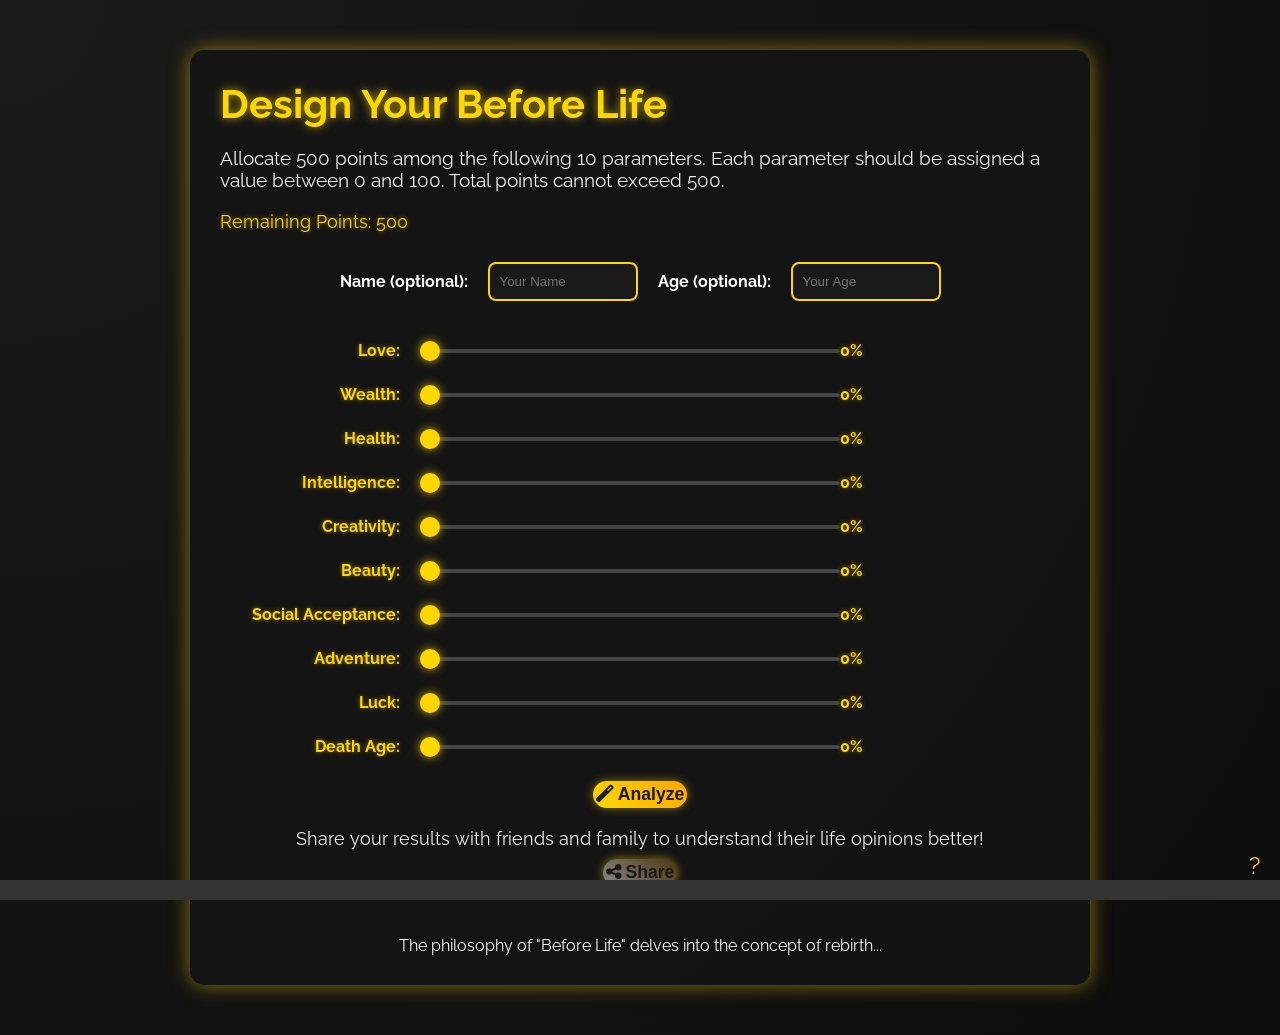
<file: index.html>
<!DOCTYPE html>
<html lang="en">
<head>
  <meta charset="UTF-8">
  <meta name="viewport" content="width=device-width, initial-scale=1">
  <title>Before Life Philosophy</title>
  <link rel="stylesheet" href="styles.css">
  <!-- Google Fonts for Enhanced Typography -->
  <link href="https://fonts.googleapis.com/css2?family=Raleway:wght@400;700&display=swap" rel="stylesheet">
  <!-- Font Awesome for Icons -->
  <link rel="stylesheet" href="https://cdnjs.cloudflare.com/ajax/libs/font-awesome/6.4.0/css/all.min.css">
</head>
<body>
  <div class="container">
    <h1>Design Your Before Life</h1>
    <div class="instructions">
      <p>Allocate 500 points among the following 10 parameters. Each parameter should be assigned a value between 0 and 100. Total points cannot exceed 500.</p>
    </div>
    
    <!-- Remaining Points Display -->
    <div class="remaining-points">
      Remaining Points: <span id="remainingPoints">500</span>
    </div>
    
    <!-- Optional Information -->
    <div class="optional-info">
      <label for="name">Name (optional):</label>
      <input type="text" id="name" name="name" placeholder="Your Name">
      <label for="age">Age (optional):</label>
      <input type="number" id="age" name="age" placeholder="Your Age" min="0">
    </div>
  
    <!-- Main Form -->
    <form id="lifeParameters">
      <!-- Parameters Sliders -->
      <div class="parameter">
        <label for="love">Love:</label>
        <input type="range" id="love" name="love" min="0" max="100" value="0" aria-label="Love Slider">
        <span id="loveValue">0%</span>
      </div>
      <div class="parameter">
        <label for="wealth">Wealth:</label>
        <input type="range" id="wealth" name="wealth" min="0" max="100" value="0" aria-label="Wealth Slider">
        <span id="wealthValue">0%</span>
      </div>
      <div class="parameter">
        <label for="health">Health:</label>
        <input type="range" id="health" name="health" min="0" max="100" value="0" aria-label="Health Slider">
        <span id="healthValue">0%</span>
      </div>
      <div class="parameter">
        <label for="intelligence">Intelligence:</label>
        <input type="range" id="intelligence" name="intelligence" min="0" max="100" value="0" aria-label="Intelligence Slider">
        <span id="intelligenceValue">0%</span>
      </div>
      <div class="parameter">
        <label for="creativity">Creativity:</label>
        <input type="range" id="creativity" name="creativity" min="0" max="100" value="0" aria-label="Creativity Slider">
        <span id="creativityValue">0%</span>
      </div>
      <div class="parameter">
        <label for="beauty">Beauty:</label>
        <input type="range" id="beauty" name="beauty" min="0" max="100" value="0" aria-label="Beauty Slider">
        <span id="beautyValue">0%</span>
      </div>
      <div class="parameter">
        <label for="social">Social Acceptance:</label>
        <input type="range" id="social" name="social" min="0" max="100" value="0" aria-label="Social Acceptance Slider">
        <span id="socialValue">0%</span>
      </div>
      <div class="parameter">
        <label for="adventure">Adventure:</label>
        <input type="range" id="adventure" name="adventure" min="0" max="100" value="0" aria-label="Adventure Slider">
        <span id="adventureValue">0%</span>
      </div>
      <div class="parameter">
        <label for="luck">Luck:</label>
        <input type="range" id="luck" name="luck" min="0" max="100" value="0" aria-label="Luck Slider">
        <span id="luckValue">0%</span>
      </div>
      <div class="parameter">
        <label for="deathAge">Death Age:</label>
        <input type="range" id="deathAge" name="deathAge" min="0" max="100" value="0" aria-label="Death Age Slider">
        <span id="deathAgeValue">0%</span>
      </div>
      
      <!-- Action Buttons -->
      <div class="buttons">
        <button type="button" id="analyzeButton"><i class="fas fa-magic"></i> Analyze</button>
      </div>

    <!-- Analysis Summary -->
    <div id="analysisSummary" style="display: none;">
      <h2>Analysis Summary</h2>
      <div id="summaryContent"></div>

      
      <div id="submitSection" style="display: none; margin-top: 40px;">
        <p>For a more in-depth personal analysis, submit your responses:</p>
        <button type="submit">Submit</button>
      </div>

    </form>
    

      

      
      <!-- External Link -->
      <div class="external-link">
        <p>Learn more about <a href="about.html" target="_blank">Before Life Philosophy</a>.</p>
      </div>
    </div>


    <!-- Submit Section -->


            <!-- Share Prompt -->
            <div class="share-section">
              <p>Share your results with friends and family to understand their life opinions better!</p>
              <button id="shareButton"><i class="fas fa-share-alt"></i> Share</button>
            </div>  
            
    
    <p class="footer"><center>The philosophy of "Before Life" delves into the concept of rebirth...</center></p>
    
    <!-- Progress Bar -->
    <div class="progress-bar-container">
      <div class="progress-bar"></div>
    </div>
    
    <!-- Informational Message Box -->
    <div id="infoMessage" class="info-message" style="display: none;">
      <p id="infoText"></p>
      <button id="closeInfoButton"><i class="fas fa-times"></i></button>
    </div>
    
    <div id="questionMark" style="position: fixed; bottom: 20px; right: 20px; cursor: pointer; color: #FFD700; font-size: 24px;">
      &#63; <!-- HTML Entity for Question Mark -->
  </div>
  
    <script src="script.js"></script>
  </div>
</body>
</html>
</file>
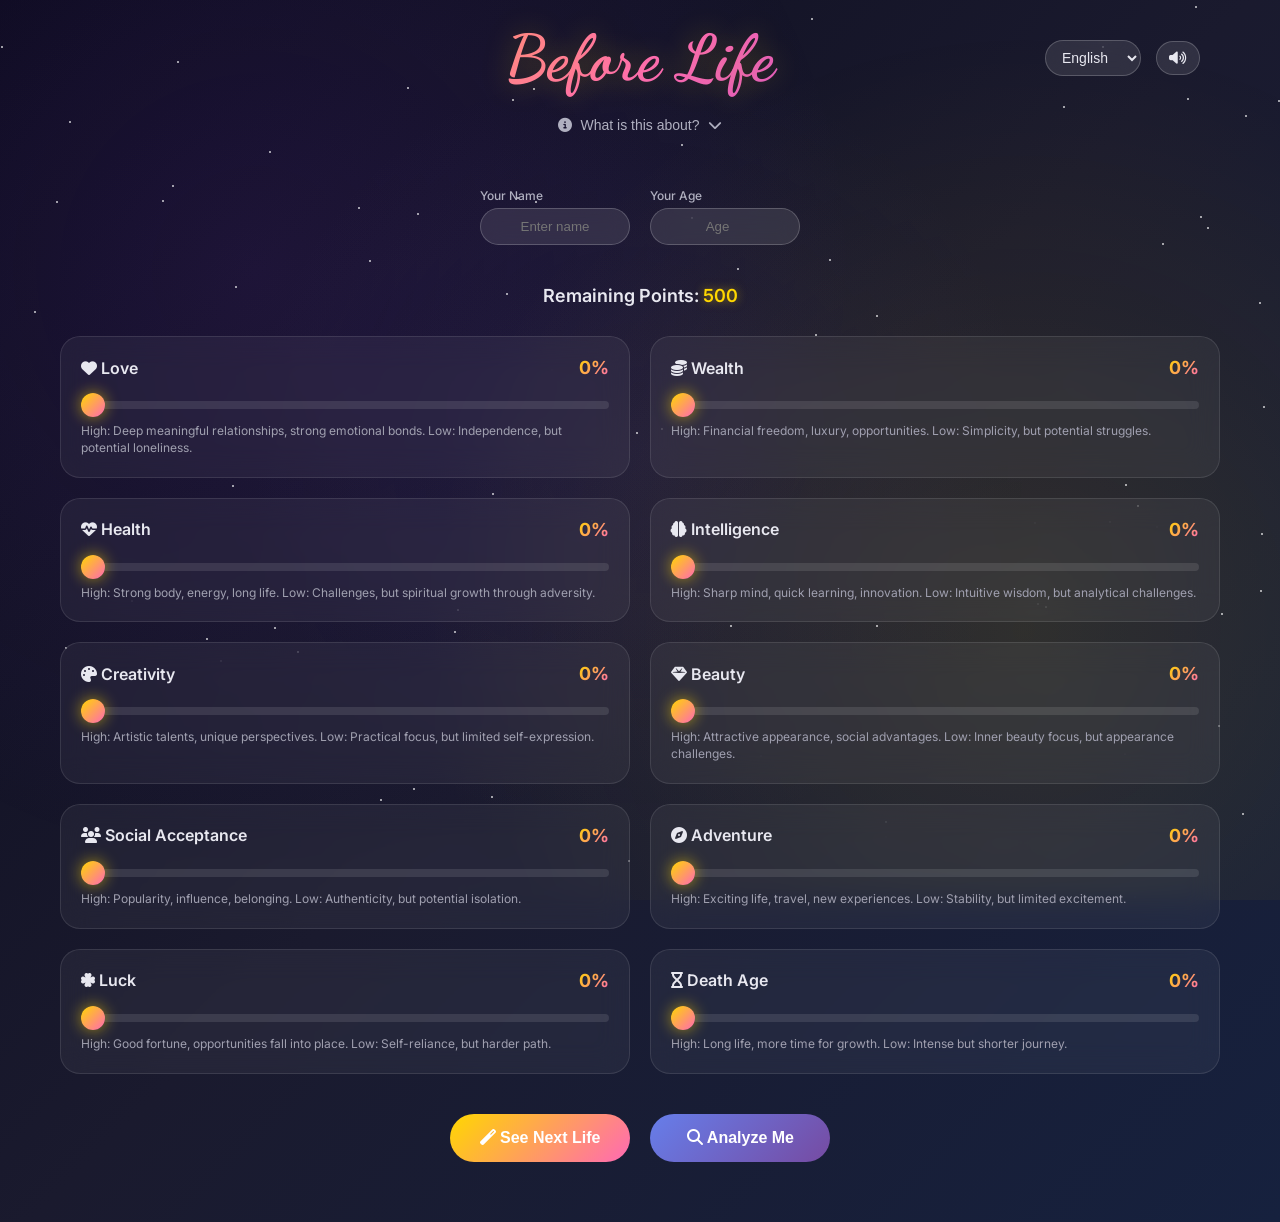
<file: blphy.html>
<!DOCTYPE html>
<html lang="en">
<head>
    <meta charset="UTF-8">
    <meta name="viewport" content="width=device-width, initial-scale=1.0">
    <title>Before Life - Design Your Next Life</title>
    <link href="https://fonts.googleapis.com/css2?family=Playfair+Display:wght@400;700&family=Inter:wght@300;400;500;600&family=Dancing+Script:wght@700&display=swap" rel="stylesheet">
    <link rel="stylesheet" href="https://cdnjs.cloudflare.com/ajax/libs/font-awesome/6.4.0/css/all.min.css">
    <style>
        * {
            margin: 0;
            padding: 0;
            box-sizing: border-box;
        }

        body {
            font-family: 'Inter', sans-serif;
            background: linear-gradient(135deg, #0c0c1e 0%, #1a1a2e 50%, #16213e 100%);
            min-height: 100vh;
            color: #e8e8f0;
            overflow-x: hidden;
            position: relative;
        }

        body::before {
            content: '';
            position: fixed;
            top: 0;
            left: 0;
            right: 0;
            bottom: 0;
            background: radial-gradient(circle at 20% 30%, rgba(138, 43, 226, 0.1) 0%, transparent 50%),
                        radial-gradient(circle at 80% 70%, rgba(255, 215, 0, 0.1) 0%, transparent 50%),
                        radial-gradient(circle at 50% 50%, rgba(72, 61, 139, 0.1) 0%, transparent 50%);
            pointer-events: none;
            z-index: -1;
        }

        .stars {
            position: fixed;
            top: 0;
            left: 0;
            width: 100%;
            height: 100%;
            pointer-events: none;
            z-index: -1;
        }

        .star {
            position: absolute;
            width: 2px;
            height: 2px;
            background: #fff;
            border-radius: 50%;
            opacity: 0.8;
            animation: twinkle 3s infinite alternate;
        }

        @keyframes twinkle {
            0% { opacity: 0.3; transform: scale(0.8); }
            100% { opacity: 1; transform: scale(1.2); }
        }

        .container {
            max-width: 1200px;
            margin: 0 auto;
            padding: 20px;
            position: relative;
            z-index: 1;
        }

        .header {
            text-align: center;
            margin-bottom: 40px;
            position: relative;
        }

        .controls {
            position: absolute;
            top: 20px;
            right: 20px;
            display: flex;
            gap: 15px;
            align-items: center;
        }

        .control-btn {
            background: rgba(255, 255, 255, 0.1);
            border: 1px solid rgba(255, 255, 255, 0.2);
            color: #e8e8f0;
            padding: 8px 12px;
            border-radius: 20px;
            cursor: pointer;
            backdrop-filter: blur(10px);
            transition: all 0.3s ease;
            font-size: 14px;
        }

        .control-btn:hover {
            background: rgba(255, 255, 255, 0.2);
            transform: translateY(-2px);
        }

        .control-btn.active {
            background: rgba(255, 215, 0, 0.3);
            border-color: #ffd700;
        }

        .title {
            font-family: 'Dancing Script', cursive;
            font-size: clamp(2.5rem, 5vw, 4rem);
            background: linear-gradient(135deg, #ffd700 0%, #ff69b4 50%, #8a2be2 100%);
            -webkit-background-clip: text;
            -webkit-text-fill-color: transparent;
            background-clip: text;
            margin-bottom: 20px;
            text-shadow: 0 0 30px rgba(255, 215, 0, 0.3);
        }

        .intro {
            position: relative;
            margin-bottom: 30px;
        }

        .intro-toggle {
            background: none;
            border: none;
            color: #b0b0c0;
            cursor: pointer;
            font-size: 14px;
            display: flex;
            align-items: center;
            gap: 8px;
            margin: 0 auto;
            transition: color 0.3s ease;
        }

        .intro-toggle:hover {
            color: #ffd700;
        }

        .intro-content {
            max-height: 0;
            overflow: hidden;
            transition: max-height 0.3s ease;
            margin-top: 15px;
        }

        .intro-content.show {
            max-height: 200px;
        }

        .intro-text {
            font-family: 'Playfair Display', serif;
            font-size: 16px;
            line-height: 1.6;
            color: #c0c0d0;
            text-align: center;
            max-width: 800px;
            margin: 0 auto;
            padding: 20px;
            background: rgba(255, 255, 255, 0.05);
            border-radius: 15px;
            backdrop-filter: blur(10px);
        }

        .user-info {
            display: flex;
            justify-content: center;
            gap: 20px;
            margin-bottom: 40px;
            flex-wrap: wrap;
        }

        .info-group {
            display: flex;
            flex-direction: column;
            gap: 5px;
        }

        .info-group label {
            font-size: 12px;
            color: #b0b0c0;
            font-weight: 500;
        }

        .info-group input {
            background: rgba(255, 255, 255, 0.1);
            border: 1px solid rgba(255, 255, 255, 0.2);
            color: #e8e8f0;
            padding: 10px 15px;
            border-radius: 25px;
            backdrop-filter: blur(10px);
            transition: all 0.3s ease;
            width: 150px;
            text-align: center;
        }

        .info-group input:focus {
            outline: none;
            border-color: #ffd700;
            box-shadow: 0 0 20px rgba(255, 215, 0, 0.3);
        }

        .points-display {
            text-align: center;
            margin-bottom: 30px;
            font-size: 18px;
            font-weight: 600;
        }

        .remaining-points {
            color: #ffd700;
            text-shadow: 0 0 10px rgba(255, 215, 0, 0.5);
        }

        .parameters-grid {
            display: grid;
            grid-template-columns: repeat(auto-fit, minmax(400px, 1fr));
            gap: 20px;
            margin-bottom: 40px;
        }

        .parameter {
            background: rgba(255, 255, 255, 0.05);
            border: 1px solid rgba(255, 255, 255, 0.1);
            border-radius: 20px;
            padding: 20px;
            backdrop-filter: blur(15px);
            transition: all 0.3s ease;
            position: relative;
            overflow: hidden;
        }

        .parameter::before {
            content: '';
            position: absolute;
            top: 0;
            left: 0;
            right: 0;
            height: 2px;
            background: linear-gradient(90deg, transparent, #ffd700, transparent);
            opacity: 0;
            transition: opacity 0.3s ease;
        }

        .parameter:hover::before {
            opacity: 1;
        }

        .parameter:hover {
            transform: translateY(-5px);
            box-shadow: 0 10px 30px rgba(255, 215, 0, 0.2);
        }

        .param-header {
            display: flex;
            justify-content: space-between;
            align-items: center;
            margin-bottom: 15px;
        }

        .param-label {
            font-weight: 600;
            font-size: 16px;
            color: #e8e8f0;
        }

        .param-value {
            background: linear-gradient(135deg, #ffd700, #ff69b4);
            -webkit-background-clip: text;
            -webkit-text-fill-color: transparent;
            background-clip: text;
            font-weight: 700;
            font-size: 18px;
        }

        .param-slider {
            position: relative;
            margin-bottom: 10px;
        }

        .slider {
            -webkit-appearance: none;
            width: 100%;
            height: 8px;
            border-radius: 10px;
            background: rgba(255, 255, 255, 0.1);
            outline: none;
            position: relative;
        }

        .slider::-webkit-slider-thumb {
            -webkit-appearance: none;
            appearance: none;
            width: 24px;
            height: 24px;
            border-radius: 50%;
            background: linear-gradient(135deg, #ffd700, #ff69b4);
            cursor: pointer;
            box-shadow: 0 0 15px rgba(255, 215, 0, 0.6);
            transition: all 0.3s ease;
        }

        .slider::-webkit-slider-thumb:hover {
            transform: scale(1.2);
            box-shadow: 0 0 25px rgba(255, 215, 0, 0.8);
        }

        .param-info {
            font-size: 12px;
            color: #a0a0b0;
            line-height: 1.4;
        }

        .action-buttons {
            display: flex;
            justify-content: center;
            gap: 20px;
            margin-bottom: 40px;
            flex-wrap: wrap;
        }

        .action-btn {
            background: linear-gradient(135deg, #667eea 0%, #764ba2 100%);
            border: none;
            color: white;
            padding: 15px 30px;
            border-radius: 50px;
            font-size: 16px;
            font-weight: 600;
            cursor: pointer;
            transition: all 0.3s ease;
            position: relative;
            overflow: hidden;
            min-width: 180px;
        }

        .action-btn::before {
            content: '';
            position: absolute;
            top: 0;
            left: -100%;
            width: 100%;
            height: 100%;
            background: linear-gradient(90deg, transparent, rgba(255, 255, 255, 0.3), transparent);
            transition: left 0.5s ease;
        }

        .action-btn:hover::before {
            left: 100%;
        }

        .action-btn:hover {
            transform: translateY(-3px);
            box-shadow: 0 10px 30px rgba(102, 126, 234, 0.4);
        }

        .action-btn.primary {
            background: linear-gradient(135deg, #ffd700 0%, #ff69b4 100%);
        }

        .action-btn.primary:hover {
            box-shadow: 0 10px 30px rgba(255, 215, 0, 0.4);
        }

        .results-container {
            display: none;
            margin-top: 40px;
        }

        .results-header {
            display: flex;
            justify-content: space-between;
            align-items: center;
            margin-bottom: 20px;
        }

        .results-title {
            font-family: 'Playfair Display', serif;
            font-size: 28px;
            color: #ffd700;
        }

        .audio-controls {
            display: flex;
            gap: 10px;
            align-items: center;
        }

        .audio-btn, .fullscreen-btn {
            background: rgba(255, 255, 255, 0.1);
            border: 1px solid rgba(255, 255, 255, 0.2);
            color: #e8e8f0;
            padding: 8px;
            border-radius: 50%;
            cursor: pointer;
            backdrop-filter: blur(10px);
            transition: all 0.3s ease;
            width: 35px;
            height: 35px;
            display: flex;
            align-items: center;
            justify-content: center;
        }

        .audio-btn:hover, .fullscreen-btn:hover {
            background: rgba(255, 255, 255, 0.2);
            transform: scale(1.1);
        }

        .story-slides {
            background: rgba(255, 255, 255, 0.05);
            border: 1px solid rgba(255, 255, 255, 0.1);
            border-radius: 20px;
            backdrop-filter: blur(15px);
            margin-bottom: 20px;
            position: relative;
            min-height: 500px;
            overflow: hidden;
        }

        .slides-container {
            position: relative;
            width: 100%;
            height: 100%;
            min-height: 500px;
        }

        .slide {
            position: absolute;
            top: 0;
            left: 0;
            width: 100%;
            height: 100%;
            padding: 40px;
            display: flex;
            flex-direction: column;
            justify-content: center;
            align-items: center;
            text-align: center;
            opacity: 0;
            transform: translateX(100%);
            transition: all 0.5s ease-in-out;
            min-height: 500px;
        }

        .slide.active {
            opacity: 1;
            transform: translateX(0);
        }

        .slide.prev {
            transform: translateX(-100%);
            opacity: 0;
        }

        .slide-number {
            position: absolute;
            top: 20px;
            right: 20px;
            font-size: 12px;
            color: #b0b0c0;
            background: rgba(255, 255, 255, 0.1);
            padding: 5px 10px;
            border-radius: 15px;
            backdrop-filter: blur(10px);
        }

        .slide h3 {
            color: #ffd700;
            margin-bottom: 30px;
            font-family: 'Playfair Display', serif;
            font-size: clamp(24px, 4vw, 32px);
        }

        .slide-content {
            font-family: 'Inter', sans-serif;
            font-size: clamp(16px, 2.5vw, 20px);
            line-height: 1.8;
            color: #e8e8f0;
            max-width: 800px;
        }

        .slide-content b {
            color: #ffd700;
            font-weight: 700;
        }

        .slide-content .golden {
            color: #ffd700;
            font-weight: 600;
        }

        .slide-content .pink {
            color: #ff69b4;
            font-weight: 600;
        }

        .navigation {
            display: flex;
            justify-content: center;
            gap: 20px;
            align-items: center;
            margin-top: 20px;
            padding: 20px;
        }

        .nav-btn {
            background: rgba(255, 255, 255, 0.1);
            border: 1px solid rgba(255, 255, 255, 0.2);
            color: #e8e8f0;
            padding: 12px 24px;
            border-radius: 25px;
            cursor: pointer;
            backdrop-filter: blur(10px);
            transition: all 0.3s ease;
            font-size: 14px;
            font-weight: 500;
        }

        .nav-btn:hover:not(:disabled) {
            background: rgba(255, 255, 255, 0.2);
            transform: translateY(-2px);
            box-shadow: 0 5px 15px rgba(255, 215, 0, 0.3);
        }

        .nav-btn:disabled {
            opacity: 0.5;
            cursor: not-allowed;
        }

        .progress-bar {
            width: 100%;
            height: 4px;
            background: rgba(255, 255, 255, 0.1);
            border-radius: 2px;
            overflow: hidden;
            margin: 20px 0;
        }

        .progress-fill {
            height: 100%;
            background: linear-gradient(90deg, #ffd700, #ff69b4);
            width: 0%;
            transition: width 0.3s ease;
        }

        .submit-section {
            text-align: center;
            margin-top: 40px;
            padding: 30px;
            background: rgba(255, 255, 255, 0.05);
            border-radius: 20px;
            backdrop-filter: blur(15px);
        }

        .loading {
            display: none;
            text-align: center;
            padding: 40px;
            font-size: 16px;
            color: #ffd700;
        }

        .loading i {
            font-size: 24px;
            margin-right: 10px;
            animation: spin 2s linear infinite;
        }

        @keyframes spin {
            from { transform: rotate(0deg); }
            to { transform: rotate(360deg); }
        }

        /* Fullscreen mode */
        .story-slides.fullscreen {
            position: fixed;
            top: 0;
            left: 0;
            width: 100vw;
            height: 100vh;
            z-index: 9999;
            border-radius: 0;
            background: linear-gradient(135deg, #0c0c1e 0%, #1a1a2e 50%, #16213e 100%);
        }

        .story-slides.fullscreen .slide {
            padding: 80px 40px;
        }

        .story-slides.fullscreen .navigation {
            position: absolute;
            bottom: 40px;
            left: 50%;
            transform: translateX(-50%);
        }

        .story-slides.fullscreen .slide-number {
            top: 40px;
            right: 40px;
            font-size: 14px;
            padding: 8px 15px;
        }

        /* Mobile Responsive */
        @media (max-width: 768px) {
            .container {
                padding: 15px;
            }

            .parameters-grid {
                grid-template-columns: 1fr;
                gap: 15px;
            }

            .parameter {
                padding: 15px;
            }

            .user-info {
                flex-direction: column;
                align-items: center;
            }

            .action-buttons {
                flex-direction: column;
                align-items: center;
            }

            .action-btn {
                width: 100%;
                max-width: 300px;
            }

            .controls {
                position: relative;
                top: 0;
                right: 0;
                justify-content: center;
                margin-bottom: 20px;
            }

            .results-header {
                flex-direction: column;
                gap: 15px;
                text-align: center;
            }

            .slide {
                padding: 20px;
            }

            .story-slides.fullscreen .slide {
                padding: 40px 20px;
            }

            .slide-content {
                font-size: 16px;
            }
        }

        /* Touch support for mobile */
        .story-slides {
            touch-action: pan-x;
        }
    </style>
</head>
<body>
    <div class="stars"></div>
    
    <div class="container">
        <div class="header">
            <div class="controls">
                <select class="control-btn" id="languageSelect">
                    <option value="en">English</option>
                    <option value="hi">Hinglish</option>
                </select>
                <button class="control-btn" id="speakerBtn">
                    <i class="fas fa-volume-up"></i>
                </button>
            </div>
            
            <h1 class="title">Before Life</h1>
            
            <div class="intro">
                <button class="intro-toggle" id="introToggle">
                    <i class="fas fa-info-circle"></i>
                    <span>What is this about?</span>
                    <i class="fas fa-chevron-down"></i>
                </button>
                <div class="intro-content" id="introContent">
                    <p class="intro-text">
                        You know when we are born, we are not born equal. Some have more wealth, some are beautiful, 
                        some are intelligent, and some are more creative. We have no control over death either. 
                        So what if you could plan it all before your birth? What do you think your next life should be, 
                        knowing you can't have everything - you have to sacrifice some things to have others. 
                        Design your perfect life and discover what awaits you in the realm beyond.
                    </p>
                </div>
            </div>
        </div>

        <div class="user-info">
            <div class="info-group">
                <label for="userName">Your Name</label>
                <input type="text" id="userName" placeholder="Enter name">
            </div>
            <div class="info-group">
                <label for="userAge">Your Age</label>
                <input type="number" id="userAge" placeholder="Age" min="1" max="120">
            </div>
        </div>

        <div class="points-display">
            <span>Remaining Points: </span>
            <span class="remaining-points" id="remainingPoints">500</span>
        </div>

        <div class="parameters-grid" id="parametersGrid">
            <!-- Parameters will be populated by JavaScript -->
        </div>

        <div class="action-buttons">
            <button class="action-btn primary" id="nextLifeBtn">
                <i class="fas fa-magic"></i> See Next Life
            </button>
            <button class="action-btn" id="analyzeMeBtn">
                <i class="fas fa-search"></i> Analyze Me
            </button>
        </div>

        <div class="loading" id="loading">
            <i class="fas fa-spinner"></i>
            <span>Consulting the cosmic forces...</span>
        </div>

        <div class="results-container" id="resultsContainer">
            <div class="results-header">
                <h2 class="results-title" id="resultsTitle">Your Cosmic Reading</h2>
                <div class="audio-controls">
                    <button class="audio-btn" id="playBtn">
                        <i class="fas fa-play"></i>
                    </button>
                    <button class="audio-btn" id="pauseBtn" style="display: none;">
                        <i class="fas fa-pause"></i>
                    </button>
                    <button class="fullscreen-btn" id="fullscreenBtn" title="Fullscreen (F11)">
                        <i class="fas fa-expand"></i>
                    </button>
                </div>
            </div>
            
            <div class="story-slides" id="storySlides">
                <div class="slides-container" id="slidesContainer">
                    <!-- Slides will be populated by JavaScript -->
                </div>
                
                <div class="progress-bar">
                    <div class="progress-fill" id="progressFill"></div>
                </div>
                
                <div class="navigation">
                    <button class="nav-btn" id="prevBtn">
                        <i class="fas fa-chevron-left"></i> Previous
                    </button>
                    <span id="slideCounter">1 / 1</span>
                    <button class="nav-btn" id="nextBtn">
                        Next <i class="fas fa-chevron-right"></i>
                    </button>
                </div>
            </div>
        </div>

        <div class="submit-section" id="submitSection" style="display: none;">
            <h3 style="color: #ffd700; margin-bottom: 15px;">Ready to Submit Your Divine Design?</h3>
            <p style="color: #c0c0d0; margin-bottom: 20px;">
                Your cosmic blueprint has been created. Submit to receive your personalized reading via email.
            </p>
            <button class="action-btn primary" id="submitBtn">
                <i class="fas fa-paper-plane"></i> Submit My Design
            </button>
        </div>
    </div>

    <script>
        // Global variables
        let currentSlide = 0;
        let slides = [];
        let speechSynthesis = window.speechSynthesis;
        let currentUtterance = null;
        let isPlaying = false;
        let introSpeaking = false;
        let selectedLanguage = 'en';
        let totalPoints = 500;
        let isFullscreen = false;
        let touchStartX = 0;
        let touchEndX = 0;
        
        const parameters = [
            {
                name: 'Love',
                icon: 'fas fa-heart',
                description: 'Emotional connections, relationships, and the capacity to give and receive love',
                info: 'High: Deep meaningful relationships, strong emotional bonds. Low: Independence, but potential loneliness.'
            },
            {
                name: 'Wealth',
                icon: 'fas fa-coins',
                description: 'Material abundance, financial security, and resources',
                info: 'High: Financial freedom, luxury, opportunities. Low: Simplicity, but potential struggles.'
            },
            {
                name: 'Health',
                icon: 'fas fa-heartbeat',
                description: 'Physical vitality, mental wellness, and longevity',
                info: 'High: Strong body, energy, long life. Low: Challenges, but spiritual growth through adversity.'
            },
            {
                name: 'Intelligence',
                icon: 'fas fa-brain',
                description: 'Mental capacity, wisdom, and problem-solving abilities',
                info: 'High: Sharp mind, quick learning, innovation. Low: Intuitive wisdom, but analytical challenges.'
            },
            {
                name: 'Creativity',
                icon: 'fas fa-palette',
                description: 'Artistic expression, imagination, and innovative thinking',
                info: 'High: Artistic talents, unique perspectives. Low: Practical focus, but limited self-expression.'
            },
            {
                name: 'Beauty',
                icon: 'fas fa-gem',
                description: 'Physical attractiveness, aesthetic appeal, and grace',
                info: 'High: Attractive appearance, social advantages. Low: Inner beauty focus, but appearance challenges.'
            },
            {
                name: 'Social Acceptance',
                icon: 'fas fa-users',
                description: 'Popularity, social standing, and community connection',
                info: 'High: Popularity, influence, belonging. Low: Authenticity, but potential isolation.'
            },
            {
                name: 'Adventure',
                icon: 'fas fa-compass',
                description: 'Exciting experiences, exploration, and thrill-seeking',
                info: 'High: Exciting life, travel, new experiences. Low: Stability, but limited excitement.'
            },
            {
                name: 'Luck',
                icon: 'fas fa-clover',
                description: 'Fortune, serendipity, and favorable circumstances',
                info: 'High: Good fortune, opportunities fall into place. Low: Self-reliance, but harder path.'
            },
            {
                name: 'Death Age',
                icon: 'fas fa-hourglass',
                description: 'Lifespan and time available for experiences',
                info: 'High: Long life, more time for growth. Low: Intense but shorter journey.'
            }
        ];

        // Initialize the application
        document.addEventListener('DOMContentLoaded', function() {
            createStars();
            initializeParameters();
            bindEventListeners();
            updateRemainingPoints();
        });

        function createStars() {
            const starsContainer = document.querySelector('.stars');
            const numStars = 100;
            
            for (let i = 0; i < numStars; i++) {
                const star = document.createElement('div');
                star.className = 'star';
                star.style.left = Math.random() * 100 + '%';
                star.style.top = Math.random() * 100 + '%';
                star.style.animationDelay = Math.random() * 3 + 's';
                starsContainer.appendChild(star);
            }
        }

        function initializeParameters() {
            const grid = document.getElementById('parametersGrid');
            grid.innerHTML = '';

            parameters.forEach((param, index) => {
                const paramDiv = document.createElement('div');
                paramDiv.className = 'parameter';
                paramDiv.innerHTML = `
                    <div class="param-header">
                        <div class="param-label">
                            <i class="${param.icon}"></i> ${param.name}
                        </div>
                        <div class="param-value" id="value-${index}">0%</div>
                    </div>
                    <div class="param-slider">
                        <input type="range" class="slider" id="slider-${index}" 
                               min="0" max="100" value="0" data-param="${param.name}">
                    </div>
                    <div class="param-info">${param.info}</div>
                `;
                grid.appendChild(paramDiv);

                // Add event listener to slider
                const slider = document.getElementById(`slider-${index}`);
                slider.addEventListener('input', function() {
                    updateSliderValue(index);
                    updateRemainingPoints();
                    updateSliderBackground(slider);
                });
            });
        }

        function updateSliderValue(index) {
            const slider = document.getElementById(`slider-${index}`);
            const valueDisplay = document.getElementById(`value-${index}`);
            valueDisplay.textContent = slider.value + '%';
        }

        function updateSliderBackground(slider) {
            const value = (slider.value / slider.max) * 100;
            slider.style.background = `linear-gradient(90deg, #ffd700 0%, #ff69b4 ${value}%, rgba(255,255,255,0.1) ${value}%, rgba(255,255,255,0.1) 100%)`;
        }

        function updateRemainingPoints() {
            let usedPoints = 0;
            for (let i = 0; i < parameters.length; i++) {
                const slider = document.getElementById(`slider-${i}`);
                usedPoints += parseInt(slider.value);
            }
            
            const remaining = totalPoints - usedPoints;
            document.getElementById('remainingPoints').textContent = Math.max(0, remaining);
            
            if (remaining < 0) {
                // Prevent going over limit
                const lastChanged = document.activeElement;
                if (lastChanged && lastChanged.type === 'range') {
                    const excess = Math.abs(remaining);
                    lastChanged.value = parseInt(lastChanged.value) - excess;
                    updateSliderValue(Array.from(document.querySelectorAll('.slider')).indexOf(lastChanged));
                    updateRemainingPoints();
                }
            }
        }

        function bindEventListeners() {
            // Intro toggle
            document.getElementById('introToggle').addEventListener('click', function() {
                const content = document.getElementById('introContent');
                content.classList.toggle('show');
                const icon = this.querySelector('.fa-chevron-down');
                icon.style.transform = content.classList.contains('show') ? 'rotate(180deg)' : 'rotate(0deg)';
            });

            // Language select
            document.getElementById('languageSelect').addEventListener('change', function() {
                selectedLanguage = this.value;
            });

            // Speaker button (for intro)
            document.getElementById('speakerBtn').addEventListener('click', function() {
                if (introSpeaking) {
                    // Stop speaking
                    if (currentUtterance) {
                        speechSynthesis.cancel();
                        currentUtterance = null;
                    }
                    introSpeaking = false;
                    this.classList.remove('active');
                    this.innerHTML = '<i class="fas fa-volume-up"></i>';
                } else {
                    // Start speaking
                    const introText = document.querySelector('.intro-text').textContent;
                    speakText(introText, () => {
                        introSpeaking = false;
                        document.getElementById('speakerBtn').classList.remove('active');
                        document.getElementById('speakerBtn').innerHTML = '<i class="fas fa-volume-up"></i>';
                    });
                    introSpeaking = true;
                    this.classList.add('active');
                    this.innerHTML = '<i class="fas fa-pause"></i>';
                }
            });

            // Action buttons
            document.getElementById('nextLifeBtn').addEventListener('click', generateNextLife);
            document.getElementById('analyzeMeBtn').addEventListener('click', analyzePersonality);
            
            // Audio controls
            document.getElementById('playBtn').addEventListener('click', playAudio);
            document.getElementById('pauseBtn').addEventListener('click', pauseAudio);
            
            // Fullscreen button
            document.getElementById('fullscreenBtn').addEventListener('click', toggleFullscreen);
            
            // Navigation
            document.getElementById('prevBtn').addEventListener('click', previousSlide);
            document.getElementById('nextBtn').addEventListener('click', nextSlide);
            
            // Submit button
            document.getElementById('submitBtn').addEventListener('click', submitDesign);

            // Touch events for mobile swipe
            const storySlides = document.getElementById('storySlides');
            storySlides.addEventListener('touchstart', handleTouchStart, false);
            storySlides.addEventListener('touchend', handleTouchEnd, false);

            // Click events for slide navigation
            storySlides.addEventListener('click', handleSlideClick);
        }

        function handleTouchStart(evt) {
            touchStartX = evt.touches[0].clientX;
        }

        function handleTouchEnd(evt) {
            touchEndX = evt.changedTouches[0].clientX;
            handleSwipe();
        }

        function handleSwipe() {
            const swipeThreshold = 50;
            const swipeDistance = touchEndX - touchStartX;
            
            if (Math.abs(swipeDistance) > swipeThreshold) {
                if (swipeDistance > 0) {
                    // Swipe right - go to previous slide
                    previousSlide();
                } else {
                    // Swipe left - go to next slide
                    nextSlide();
                }
            }
        }

        function handleSlideClick(evt) {
            if (evt.target.closest('.navigation') || evt.target.closest('.audio-controls')) {
                return; // Don't handle clicks on navigation or controls
            }
            
            const rect = evt.currentTarget.getBoundingClientRect();
            const clickX = evt.clientX - rect.left;
            const slideWidth = rect.width;
            
            if (clickX < slideWidth / 2) {
                previousSlide();
            } else {
                nextSlide();
            }
        }

        function getUserData() {
            const data = {
                name: document.getElementById('userName').value || 'Anonymous',
                age: document.getElementById('userAge').value || 'Unknown',
                language: selectedLanguage,
                parameters: {}
            };

            parameters.forEach((param, index) => {
                const slider = document.getElementById(`slider-${index}`);
                data.parameters[param.name] = parseInt(slider.value);
            });

            return data;
        }

        async function generateNextLife() {
            const userData = getUserData();
            showLoading();
            
            try {
                const response = await callGeminiAPI('nextLife', userData);
                displayResults(response, 'Your Next Life Journey');
            } catch (error) {
                console.error('Error:', error);
                alert('Error generating your next life. Please try again.');
            }
            hideLoading();
        }

        async function analyzePersonality() {
            const userData = getUserData();
            showLoading();
            
            try {
                const response = await callGeminiAPI('analyze', userData);
                displayResults(response, 'Your Cosmic Personality Analysis');
            } catch (error) {
                console.error('Error:', error);
                alert('Error analyzing your personality. Please try again.');
            }
            hideLoading();
        }

        async function callGeminiAPI(type, userData) {
            const API_KEY = '';
            
            let prompt = '';
            if (type === 'nextLife') {
                prompt = `You are a mystical cosmic entity that designs next lives. Based on these life parameters (total 500 points distributed):
                
                User: ${userData.name}, Age: ${userData.age}
                Parameters: ${JSON.stringify(userData.parameters)}
                Language: ${userData.language === 'hi' ? 'Hinglish (mix of Hindi and English)' : 'English'}
                
                Create a detailed next life story with exactly 10 slides, each 50-60 words. Include:
                - Gender, modern era (21st century), any country location, human form only
                - How they get high-value traits and consequences of low-value traits
                - Use hero's journey structure but keep it realistic and modern
                - Make it mystical but grounded in reality
                - Use simple, easy words that anyone can understand (avoid complex vocabulary)
                - Avoid rural settings or religious references - focus on modern city life
                - Use words like "may", "could", "might" to show possibilities
                - Include HTML formatting: <b>bold text</b>, <span class="golden">golden text</span>, <span class="pink">pink text</span>
                - Make each slide a complete scene in their life journey
                
                Return JSON format:
                {
                    "title": "Your Next Life Story",
                    "slides": [
                        {
                            "title": "Slide Title",
                            "content": "50-60 words with HTML formatting for bold and colored text",
                            "slideNumber": 1
                        }
                    ]
                }`;
            } else {
                prompt = `You are a cosmic personality analyzer. Based on these life parameters:
                
                User: ${userData.name}, Age: ${userData.age}
                Parameters: ${JSON.stringify(userData.parameters)}
                Language: ${userData.language === 'hi' ? 'Hinglish (mix of Hindi and English)' : 'English'}
                
                Create a detailed personality analysis with exactly 10 slides, each 50-60 words. Include:
                - Core personality traits based on their point distribution
                - Strengths and challenges they may face
                - Life patterns and tendencies they might have
                - Cosmic insights about their soul and choices
                - Use simple, easy words that anyone can understand (avoid complex vocabulary)
                - Use words like "may", "could", "might", "tends to" to show possibilities
                - Include HTML formatting: <b>bold text</b>, <span class="golden">golden text</span>, <span class="pink">pink text</span>
                - Make it like a detailed horoscope/tarot reading but personality-based
                
                Return JSON format:
                {
                    "title": "Your Cosmic Personality",
                    "slides": [
                        {
                            "title": "Slide Title", 
                            "content": "50-60 words with HTML formatting for bold and colored text",
                            "slideNumber": 1
                        }
                    ]
                }`;
            }

            const response = await fetch(`https://generativelanguage.googleapis.com/v1beta/models/gemini-2.0-flash:generateContent?key=${API_KEY}`, {
                method: 'POST',
                headers: {
                    'Content-Type': 'application/json',
                },
                body: JSON.stringify({
                    contents: [{
                        parts: [{
                            text: prompt
                        }]
                    }]
                })
            });

            if (!response.ok) {
                throw new Error(`HTTP error! status: ${response.status}`);
            }

            const data = await response.json();
            const text = data.candidates[0].content.parts[0].text;
            
            // Extract JSON from the response
            const jsonStart = text.indexOf('{');
            const jsonEnd = text.lastIndexOf('}') + 1;
            const jsonStr = text.slice(jsonStart, jsonEnd);
            
            return JSON.parse(jsonStr);
        }

        function displayResults(data, titleText) {
            const resultsContainer = document.getElementById('resultsContainer');
            const resultsTitle = document.getElementById('resultsTitle');
            const slidesContainer = document.getElementById('slidesContainer');
            const submitSection = document.getElementById('submitSection');
            
            resultsTitle.textContent = titleText;
            slides = data.slides || [];
            currentSlide = 0;
            
            // Create slides HTML
            slidesContainer.innerHTML = '';
            slides.forEach((slide, index) => {
                const slideDiv = document.createElement('div');
                slideDiv.className = `slide ${index === 0 ? 'active' : ''}`;
                slideDiv.innerHTML = `
                    <div class="slide-number">Slide ${slide.slideNumber} of ${slides.length}</div>
                    <h3>${slide.title}</h3>
                    <div class="slide-content">${slide.content}</div>
                `;
                slidesContainer.appendChild(slideDiv);
            });
            
            updateSlideNavigation();
            updateProgressBar();
            
            resultsContainer.style.display = 'block';
            submitSection.style.display = 'block';
            
            // Scroll to results
            resultsContainer.scrollIntoView({ behavior: 'smooth' });
        }

        function showLoading() {
            document.getElementById('loading').style.display = 'block';
        }

        function hideLoading() {
            document.getElementById('loading').style.display = 'none';
        }

        function nextSlide() {
            if (currentSlide < slides.length - 1) {
                const slideElements = document.querySelectorAll('.slide');
                slideElements[currentSlide].classList.remove('active');
                slideElements[currentSlide].classList.add('prev');
                currentSlide++;
                slideElements[currentSlide].classList.remove('prev');
                slideElements[currentSlide].classList.add('active');
                
                // Reset previous slide after animation
                setTimeout(() => {
                    slideElements.forEach((slide, index) => {
                        if (index !== currentSlide) {
                            slide.classList.remove('prev');
                        }
                    });
                }, 500);
                
                updateSlideNavigation();
                updateProgressBar();
            }
        }

        function previousSlide() {
            if (currentSlide > 0) {
                const slideElements = document.querySelectorAll('.slide');
                slideElements[currentSlide].classList.remove('active');
                currentSlide--;
                slideElements[currentSlide].classList.remove('prev');
                slideElements[currentSlide].classList.add('active');
                slideElements[currentSlide + 1].classList.add('prev');
                
                // Reset slides after animation
                setTimeout(() => {
                    slideElements.forEach((slide, index) => {
                        if (index !== currentSlide) {
                            slide.classList.remove('prev');
                        }
                    });
                }, 500);
                
                updateSlideNavigation();
                updateProgressBar();
            }
        }

        function updateSlideNavigation() {
            const prevBtn = document.getElementById('prevBtn');
            const nextBtn = document.getElementById('nextBtn');
            const slideCounter = document.getElementById('slideCounter');
            
            prevBtn.disabled = currentSlide === 0;
            nextBtn.disabled = currentSlide === slides.length - 1;
            slideCounter.textContent = `${currentSlide + 1} / ${slides.length}`;
        }

        function updateProgressBar() {
            const progressFill = document.getElementById('progressFill');
            const progress = ((currentSlide + 1) / slides.length) * 100;
            progressFill.style.width = progress + '%';
        }

        function playAudio() {
            if (slides.length === 0) return;
            
            const currentSlideContent = slides[currentSlide];
            if (!currentSlideContent) return;
            
            // Remove HTML tags for speech
            const titleText = currentSlideContent.title.replace(/<[^>]*>/g, '');
            const contentText = currentSlideContent.content.replace(/<[^>]*>/g, '');
            const textToSpeak = `${titleText}. ${contentText}`;
            
            speakText(textToSpeak, () => {
                document.getElementById('playBtn').style.display = 'inline-flex';
                document.getElementById('pauseBtn').style.display = 'none';
                isPlaying = false;
            });
            
            document.getElementById('playBtn').style.display = 'none';
            document.getElementById('pauseBtn').style.display = 'inline-flex';
            isPlaying = true;
        }

        function pauseAudio() {
            if (currentUtterance) {
                speechSynthesis.cancel();
                currentUtterance = null;
            }
            
            document.getElementById('playBtn').style.display = 'inline-flex';
            document.getElementById('pauseBtn').style.display = 'none';
            isPlaying = false;
        }

        function speakText(text, onEndCallback) {
            if (currentUtterance) {
                speechSynthesis.cancel();
            }
            
            currentUtterance = new SpeechSynthesisUtterance(text);
            currentUtterance.rate = 0.8;
            currentUtterance.pitch = 1;
            currentUtterance.volume = 1;
            
            // Try to find a suitable voice
            const voices = speechSynthesis.getVoices();
            const englishVoice = voices.find(voice => voice.lang.startsWith('en'));
            if (englishVoice) {
                currentUtterance.voice = englishVoice;
            }
            
            currentUtterance.onend = function() {
                if (onEndCallback) {
                    onEndCallback();
                }
            };
            
            speechSynthesis.speak(currentUtterance);
        }

        function toggleFullscreen() {
            const storySlides = document.getElementById('storySlides');
            const fullscreenBtn = document.getElementById('fullscreenBtn');
            
            if (!isFullscreen) {
                storySlides.classList.add('fullscreen');
                fullscreenBtn.innerHTML = '<i class="fas fa-compress"></i>';
                isFullscreen = true;
                
                // Also try to enter browser fullscreen
                if (storySlides.requestFullscreen) {
                    storySlides.requestFullscreen().catch(console.log);
                } else if (storySlides.webkitRequestFullscreen) {
                    storySlides.webkitRequestFullscreen();
                } else if (storySlides.msRequestFullscreen) {
                    storySlides.msRequestFullscreen();
                }
            } else {
                storySlides.classList.remove('fullscreen');
                fullscreenBtn.innerHTML = '<i class="fas fa-expand"></i>';
                isFullscreen = false;
                
                // Exit browser fullscreen
                if (document.exitFullscreen) {
                    document.exitFullscreen().catch(console.log);
                } else if (document.webkitExitFullscreen) {
                    document.webkitExitFullscreen();
                } else if (document.msExitFullscreen) {
                    document.msExitFullscreen();
                }
            }
        }

        function submitDesign() {
            const userData = getUserData();
            
            // Create email content
            let emailBody = `Before Life Design Submission\n\n`;
            emailBody += `Name: ${userData.name}\n`;
            emailBody += `Age: ${userData.age}\n`;
            emailBody += `Language: ${userData.language}\n\n`;
            
            emailBody += `Life Parameters (Total: ${totalPoints} points):\n`;
            Object.entries(userData.parameters).forEach(([param, value]) => {
                emailBody += `${param}: ${value}%\n`;
            });
            
            emailBody += `\nGenerated Reading:\n`;
            if (slides.length > 0) {
                slides.forEach((slide, index) => {
                    const cleanTitle = slide.title.replace(/<[^>]*>/g, '');
                    const cleanContent = slide.content.replace(/<[^>]*>/g, '');
                    emailBody += `\n${cleanTitle}\n${cleanContent}\n`;
                });
            }
            
            emailBody += `\n---\nGenerated from Before Life - Cosmic Design Tool`;
            
            // Create mailto link
            const subject = encodeURIComponent('Before Life Philosophy Response');
            const body = encodeURIComponent(emailBody);
            const mailtoLink = `mailto:xchirxg@gmail.com?subject=${subject}&body=${body}`;
            
            window.location.href = mailtoLink;
        }

        // Handle browser fullscreen changes
        document.addEventListener('fullscreenchange', function() {
            const storySlides = document.getElementById('storySlides');
            const fullscreenBtn = document.getElementById('fullscreenBtn');
            
            if (!document.fullscreenElement && isFullscreen) {
                storySlides.classList.remove('fullscreen');
                fullscreenBtn.innerHTML = '<i class="fas fa-expand"></i>';
                isFullscreen = false;
            }
        });

        // Keyboard navigation
        document.addEventListener('keydown', function(event) {
            if (slides.length === 0) return;
            
            if (event.key === 'ArrowLeft') {
                previousSlide();
            } else if (event.key === 'ArrowRight') {
                nextSlide();
            } else if (event.key === ' ') {
                event.preventDefault();
                if (isPlaying) {
                    pauseAudio();
                } else {
                    playAudio();
                }
            } else if (event.key === 'F11') {
                event.preventDefault();
                toggleFullscreen();
            }
        });

        // Initialize voices when available
        speechSynthesis.addEventListener('voiceschanged', function() {
            // Voices are now loaded
        });
    </script>
</body>

</html>
</file>
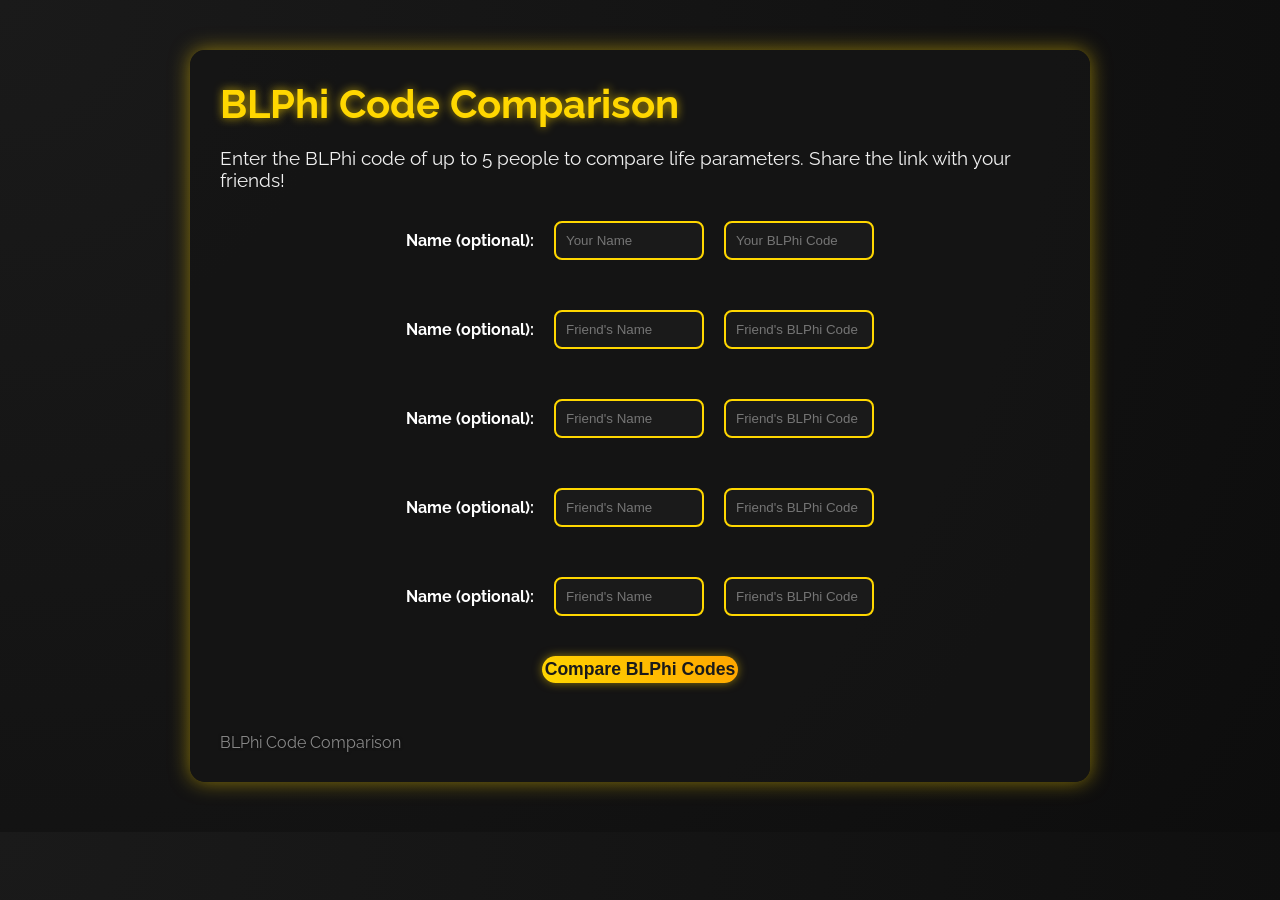
<file: comparision.html>
<!DOCTYPE html>
<html lang="en">
<head>
    <meta charset="UTF-8">
    <meta name="viewport" content="width=device-width, initial-scale=1.0">
    <title>BLPhi Code Comparison</title>
    <link rel="stylesheet" href="styles.css">
</head>
<body>
    <div class="container">
        <h1>BLPhi Code Comparison</h1>
        <p class="instructions">Enter the BLPhi code of up to 5 people to compare life parameters. Share the link with your friends!</p>
        
        <form id="blphiForm">
            <div class="optional-info">
                <label for="name1">Name (optional):</label>
                <input type="text" id="name1" placeholder="Your Name">
                <input type="text" id="code1" placeholder="Your BLPhi Code">
            </div>

            <div class="optional-info">
                <label for="name2">Name (optional):</label>
                <input type="text" id="name2" placeholder="Friend's Name">
                <input type="text" id="code2" placeholder="Friend's BLPhi Code">
            </div>

            <div class="optional-info">
                <label for="name3">Name (optional):</label>
                <input type="text" id="name3" placeholder="Friend's Name">
                <input type="text" id="code3" placeholder="Friend's BLPhi Code">
            </div>

            <div class="optional-info">
                <label for="name4">Name (optional):</label>
                <input type="text" id="name4" placeholder="Friend's Name">
                <input type="text" id="code4" placeholder="Friend's BLPhi Code">
            </div>

            <div class="optional-info">
                <label for="name5">Name (optional):</label>
                <input type="text" id="name5" placeholder="Friend's Name">
                <input type="text" id="code5" placeholder="Friend's BLPhi Code">
            </div>

            <div class="buttons">
                <button type="button" onclick="compareBLPhiCodes()">Compare BLPhi Codes</button>
            </div>
        </form>

        <div id="result"></div>

        <div class="footer">
            <p>BLPhi Code Comparison</p>
        </div>
    </div>

    <script src="comparision.js"></script>
</body>
</html>
</file>
<file: styles.css>
/* Importing Google Fonts */
@import url('https://fonts.googleapis.com/css2?family=Raleway:wght@400;700&display=swap');

/* Reset Styles */
* {
  box-sizing: border-box;  
  margin: 0;
  padding: 0;
}

/* Body Styling */
body {
  font-family: 'Raleway', sans-serif;
  color: #ffffff;
  background-color: #0d0d0d;
  background-image: radial-gradient(circle at top left, #1a1a1a, #0d0d0d);
  overflow-x: hidden;
}

/* Container */
.container {
  max-width: 900px;
  margin: 50px auto;
  padding: 30px;
  background-color: rgba(20, 20, 20, 0.85);
  border-radius: 15px;
  box-shadow: 0 0 20px rgba(255, 215, 0, 0.5); /* Golden Glow */
  position: relative;
  z-index: 1;
}

/* Header */
h1 {
  font-size: 2.5em;
  margin-bottom: 20px;
  color: #FFD700; /* Gold Color */
  text-shadow: 0 0 10px rgba(255, 215, 0, 0.7);
}

/* Instructions */
.instructions {
  font-size: 1.2em;
  margin-bottom: 20px;
  color: #f0f0f0;
}

/* Remaining Points */
.remaining-points {
  font-size: 1.1em;
  margin-bottom: 20px;
  color: #FFD700;
  text-shadow: 0 0 5px rgba(255, 215, 0, 0.5);
}

/* Optional Information */
.optional-info {
  display: flex;
  justify-content: center;
  align-items: center;
  flex-wrap: wrap;
  margin-bottom: 30px;
}

.optional-info label {
  margin: 10px;
  font-weight: bold;
}

.optional-info input {
  padding: 10px;
  margin: 10px;
  border: 2px solid #FFD700;
  border-radius: 8px;
  background-color: #1a1a1a;
  color: #ffffff;
  transition: border-color 0.3s ease, box-shadow 0.3s ease;
  width: 150px;
}

.optional-info input:focus {
  border-color: #FFA500;
  box-shadow: 0 0 10px rgba(255, 165, 0, 0.5);
}

/* Parameters Sliders */
.parameter {
  display: flex;
  align-items: center;
  margin-bottom: 25px;
  position: relative;
}

.parameter label {
  width: 180px;
  text-align: right;
  margin-right: 20px;
  font-weight: 700;
  color: #FFD700;
  text-shadow: 0 0 5px rgba(255, 215, 0, 0.5);
}

.parameter input[type="range"] {
  -webkit-appearance: none;
  width: 50%;
  height: 4px; /* Reduced height */
  border-radius: 10px; /* Rounded corners */
  background: #444; /* Non-filled part */
  outline: none;
  transition: background 0.3s ease;
  position: relative;
  z-index: 2;
  background-image: linear-gradient(to right, #FFD700 0%, #FFD700 var(--value), #444 var(--value), #444 100%);
}

.parameter input[type="range"]::-webkit-slider-thumb {
  -webkit-appearance: none;
  appearance: none;
  width: 20px; /* Smaller thumb size */
  height: 20px;
  border-radius: 50%;
  background: #FFD700;
  cursor: pointer;
  box-shadow: 0 0 10px rgba(255, 215, 0, 0.8);
}

.parameter input[type="range"]::-moz-range-thumb {
  width: 20px; /* Smaller thumb size */
  height: 20px;
  border-radius: 50%;
  background: #FFD700;
  cursor: pointer;
  box-shadow: 0 0 10px rgba(255, 215, 0, 0.8);
}

/* Filled Portion of Slider */
.parameter input[type="range"] {
  --value: 0%;
}

/* Span */
.parameter span {
  width: 60px;
  text-align: left;
  font-weight: bold;
  color: #FFD700;
  text-shadow: 0 0 5px rgba(255, 215, 0, 0.5);
}

/* Buttons */
.buttons {
  text-align: center;
  margin-top: 20px;
}

button {
  padding: 3px 3px;
  background: linear-gradient(45deg, #FFD700, #FFA500);
  border: none;
  border-radius: 50px;
  color: #1a1a1a;
  font-size: 1.1em;
  font-weight: bold;
  cursor: pointer;
  box-shadow: 0 0 10px rgba(255, 215, 0, 0.5);
  transition: transform 0.2s ease, box-shadow 0.2s ease;
}

button:hover {
  transform: translateY(-3px);
  box-shadow: 0 0 20px rgba(255, 215, 0, 0.8);
}

#submitSection {
  text-align: center;
  margin-top: 40px;
}

#submitSection p {
  font-size: 1.2em;
  margin-bottom: 15px;
  color: #FFD700;
  text-shadow: 0 0 5px rgba(255, 215, 0, 0.5);
}

#submitSection button {
  background: linear-gradient(45deg, #FFD700, #FF8C00);
}

/* Analysis Summary */
#analysisSummary {
  margin-top: 30px;
  padding: 20px;
  background-color: rgba(50, 50, 50, 0.8);
  border-radius: 10px;
}

#analysisSummary h2 {
  color: #FFD700;
  margin-bottom: 15px;
  text-shadow: 0 0 5px rgba(255, 215, 0, 0.5);
}

#summaryContent {
  font-size: 1.1em;
  color: #f0f0f0;
}

/* Share Section */
.share-section {
  margin-top: 20px;
  text-align: center;
}

.share-section p {
  font-size: 1.1em;
  margin-bottom: 10px;
  color: #f0f0f0;
}

.share-section button {
  background: linear-gradient(45deg, #868686, #ffa6003e);
}

/* External Link */
.external-link {
  margin-top: 20px;
  text-align: center;
}

.external-link a {
  color: #FFA500;
  text-decoration: none;
  font-weight: bold;
}

.external-link a:hover {
  text-decoration: underline;
}

/* Footer */
.footer {
  margin-top: 50px;
  font-size: 1em;
  color: #888;
  text-shadow: 0 0 3px rgba(0,0,0,0.5);
}

/* Progress Bar */
.progress-bar-container {
  position: fixed;
  bottom: 0;
  left: 0;
  width: 100%;
  background-color: #333;
  height: 20px;
}

.progress-bar {
  width: 0;
  height: 100%;
  background-color: #FFD700;
  transition: width 0.3s ease, background-color 0.3s ease;
}

.progress-bar.exceed {
  background-color: #FF4500;
}

/* Informational Message Box */
.info-message {
  position: fixed;
  bottom: 0;
  left: 0;
  width: 100%; /* Cover the whole width */
  background-color: rgba(30, 30, 30, 0.95);
  color: #FFD700;
  padding: 10px 20px; /* Reduced height */
  border-radius: 10px;
  box-shadow: 0 0 15px rgba(255, 215, 0, 0.7);
  z-index: 1000;
  display: flex;
  align-items: center;
  justify-content: space-between;
}

.info-message p {
  margin: 0;
  font-size: 0.9em; /* Smaller font size */
}

/* Close Button */
#closeInfoButton {
  background: none;
  border: none;
  color: #FFD700;
  font-size: 1em; /* Smaller size */
  cursor: pointer;
  transition: color 0.3s ease;
}

#closeInfoButton:hover {
  color: #FFA500;
}

/* Responsive Design */
@media (max-width: 768px) {
  .parameter {
    flex-direction: column;
    align-items: center;
  }

  .parameter label {
    width: 100%;
    text-align: center;
    margin-bottom: 10px;
  }

  .parameter input[type="range"] {
    width: 90%; /* Adjusted width for mobile */
  }

  h1 {
    font-size: 2em; /* Smaller size for mobile */
  }

  .instructions,
  .remaining-points {
    font-size: 1em; /* Smaller size for mobile */
  }

  button {
    width: 90%; /* Full width for buttons on mobile */
  }

  #closeInfoButton {
    background: none;
    border: none;
    color: #FFD700;
    font-size: 1em; /* Smaller size */
    cursor: pointer;
    transition: color 0.3s ease;
    margin-bottom: 80px;
  }

  #analysisSummary {
    padding: 15px; /* Reduced padding */
  }

  .optional-info input {
    width: 80%; /* Reduced width for input fields on mobile */
  }

  .info-message p {
    font-size: 0.8em; /* Smaller font size for mobile */
  }
}
</file>
